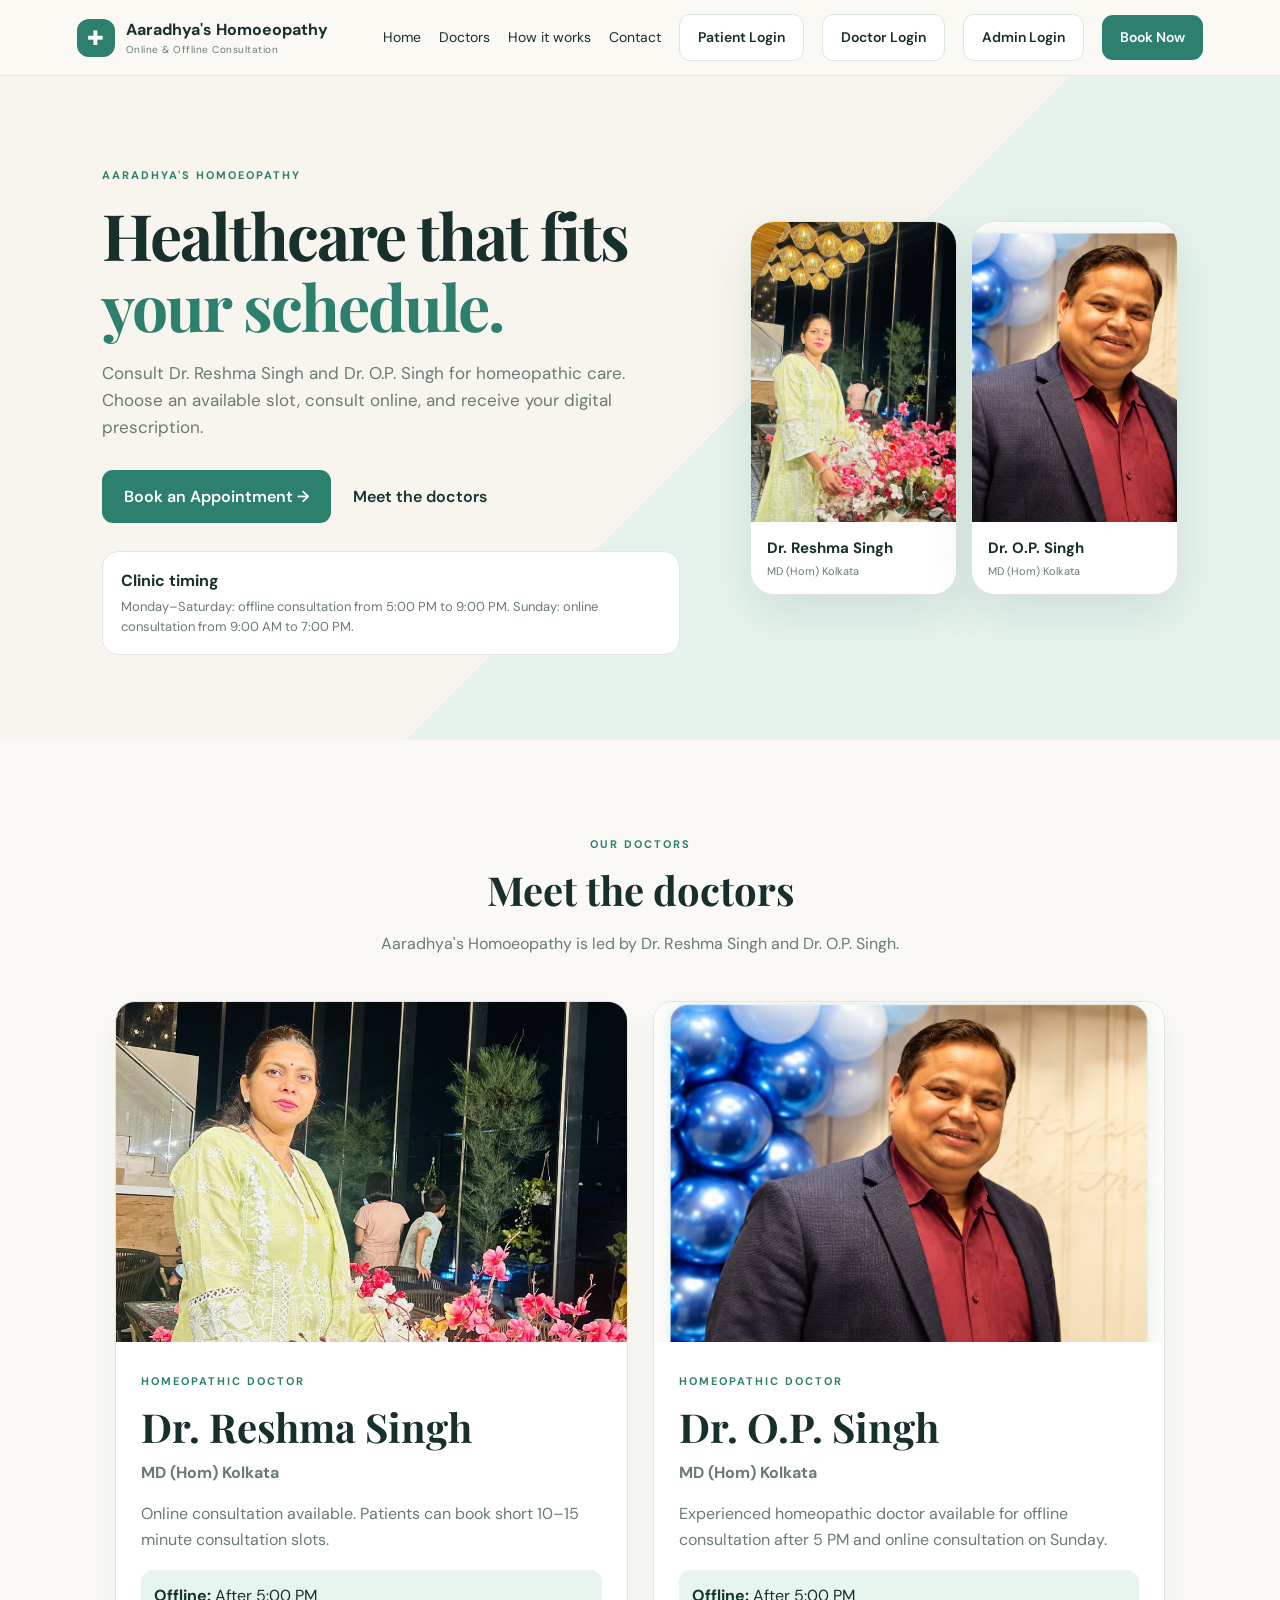
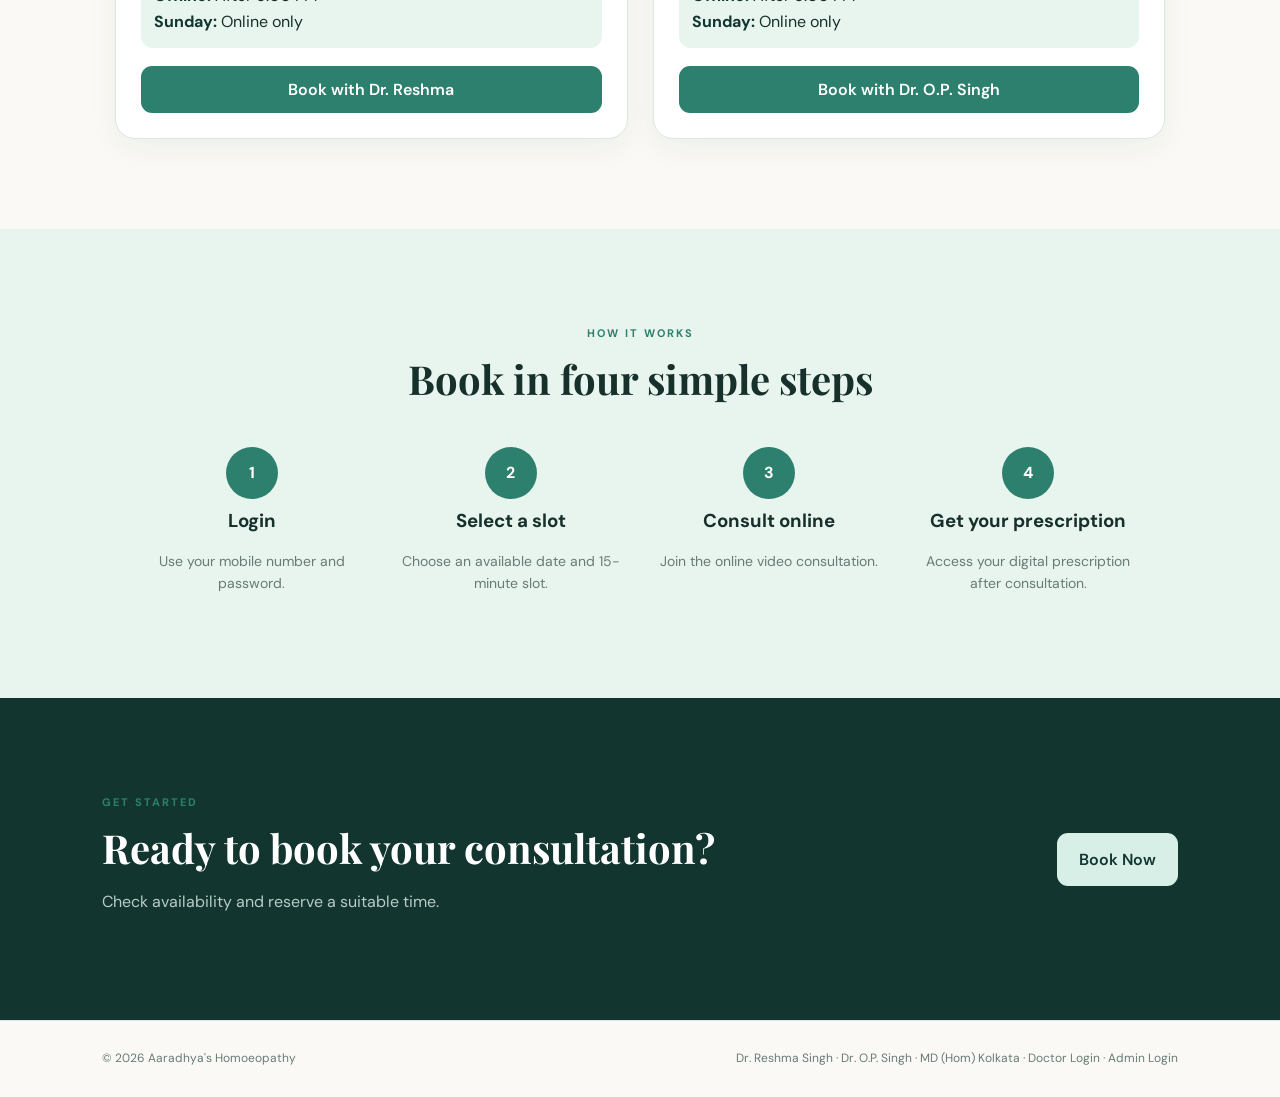
<file: index.html>
<!doctype html><html lang="en"><head><meta charset="utf-8"><meta name="viewport" content="width=device-width,initial-scale=1"><title>Aaradhya's Homoeopathy | Dr. Reshma Singh & Dr. O.P. Singh</title><link rel="stylesheet" href="css/style.css"></head><body><header class="topbar"><a class="brand" href="#home"><span class="brand-mark">✚</span><div><strong>Aaradhya's Homoeopathy</strong><small>Online & Offline Consultation</small></div></a><nav><a href="#home">Home</a><a href="#doctors">Doctors</a><a href="#how">How it works</a><a href="#contact">Contact</a><a class="btn btn-outline" href="pages/login.html">Patient Login</a><a class="btn btn-outline" href="pages/doctor-login.html">Doctor Login</a><a class="btn btn-outline" href="pages/admin-login.html">Admin Login</a><a class="btn btn-primary" href="pages/booking.html">Book Now</a></nav></header><main><section id="home" class="hero"><div class="hero-copy"><span class="eyebrow">AARADHYA'S HOMOEOPATHY</span><h1>Healthcare that fits<br><span>your schedule.</span></h1><p>Consult Dr. Reshma Singh and Dr. O.P. Singh for homeopathic care. Choose an available slot, consult online, and receive your digital prescription.</p><div class="hero-actions"><a class="btn btn-primary btn-lg" href="pages/booking.html">Book an Appointment →</a><a class="text-link" href="#doctors">Meet the doctors</a></div><div class="schedule-banner"><b>Clinic timing</b><span>Monday–Saturday: offline consultation from 5:00 PM to 9:00 PM. Sunday: online consultation from 9:00 AM to 7:00 PM.</span></div></div><div class="doctor-duo">
<a class="duo-card" href="pages/booking.html?doctor=reshma" aria-label="Book an appointment with Dr. Reshma Singh"><img src="images/Dr-Reshma-Singh.jpeg" alt="Dr. Reshma Singh" class="duo-photo"><div class="duo-info"><b>Dr. Reshma Singh</b><small>MD (Hom) Kolkata</small></div></a>
<a class="duo-card" href="pages/booking.html?doctor=op" aria-label="Book an appointment with Dr. O.P. Singh"><img src="images/Dr-O-P-Singh.jpg?v=2" alt="Dr. O.P. Singh" class="duo-photo"><div class="duo-info"><b>Dr. O.P. Singh</b><small>MD (Hom) Kolkata</small></div></a>
</div></section><section id="doctors" class="section"><div class="section-head"><span class="eyebrow">OUR DOCTORS</span><h2>Meet the doctors</h2><p>Aaradhya's Homoeopathy is led by Dr. Reshma Singh and Dr. O.P. Singh.</p></div><div class="doctor-grid"><article class="doctor-profile panel"><img src="images/Dr-Reshma-Singh.jpeg" alt="Dr. Reshma Singh" class="profile-photo"><div class="profile-body"><span class="eyebrow">HOMEOPATHIC DOCTOR</span><h2>Dr. Reshma Singh</h2><p class="credential">MD (Hom) Kolkata</p><p>Online consultation available. Patients can book short 10–15 minute consultation slots.</p><div class="profile-timing"><b>Offline:</b> <span>After 5:00 PM</span><br><b>Sunday:</b> <span>Online only</span></div><a class="btn btn-primary full" href="pages/booking.html?doctor=reshma">Book with Dr. Reshma</a></div></article><article class="doctor-profile panel"><img src="images/Dr-O-P-Singh.jpg?v=2" alt="Dr. O.P. Singh" class="profile-photo"><div class="profile-body"><span class="eyebrow">HOMEOPATHIC DOCTOR</span><h2>Dr. O.P. Singh</h2><p class="credential">MD (Hom) Kolkata</p><p>Experienced homeopathic doctor available for offline consultation after 5 PM and online consultation on Sunday.</p><div class="profile-timing"><b>Offline:</b> <span>After 5:00 PM</span><br><b>Sunday:</b> <span>Online only</span></div><a class="btn btn-primary full" href="pages/booking.html?doctor=op">Book with Dr. O.P. Singh</a></div></article></div></section><section id="how" class="section soft"><div class="section-head"><span class="eyebrow">HOW IT WORKS</span><h2>Book in four simple steps</h2></div><div class="steps"><div><i>1</i><h3>Login</h3><p>Use your mobile number and password.</p></div><div><i>2</i><h3>Select a slot</h3><p>Choose an available date and 15-minute slot.</p></div><div><i>3</i><h3>Consult online</h3><p>Join the online video consultation.</p></div><div><i>4</i><h3>Get your prescription</h3><p>Access your digital prescription after consultation.</p></div></div></section><section id="contact" class="section contact"><div><span class="eyebrow">GET STARTED</span><h2>Ready to book your consultation?</h2><p>Check availability and reserve a suitable time.</p></div><a class="btn btn-lg" href="pages/booking.html">Book Now</a></section></main><footer><div>© 2026 Aaradhya's Homoeopathy</div><div>Dr. Reshma Singh · Dr. O.P. Singh · MD (Hom) Kolkata · <a href="pages/doctor-login.html">Doctor Login</a> · <a href="pages/admin-login.html">Admin Login</a></div></footer><script src="js/app.js"></script></body></html>
</file>
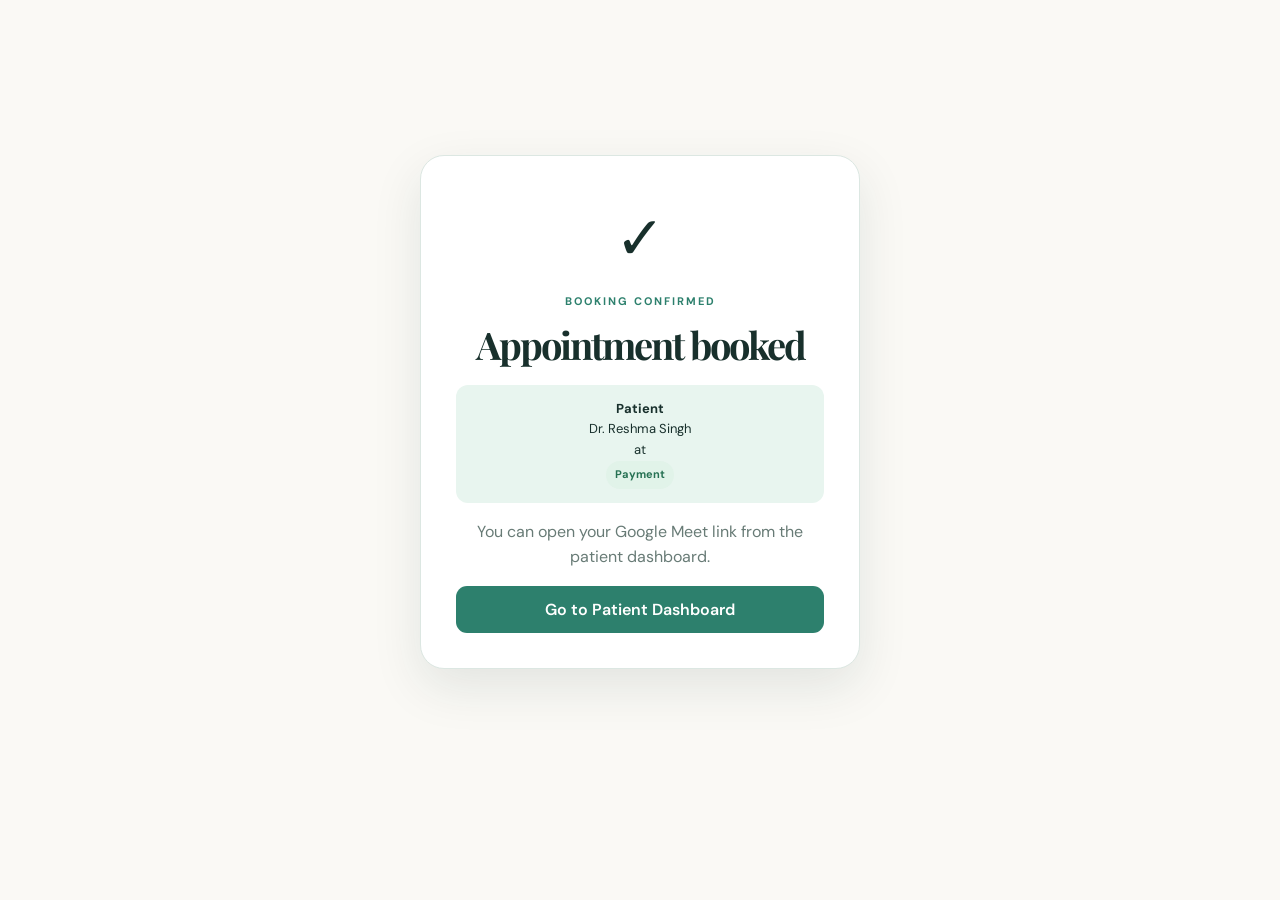
<file: pages/confirmation.html>
<!doctype html><html><head><meta charset="utf-8"><meta name="viewport" content="width=device-width,initial-scale=1"><title>Appointment Confirmed</title><link rel="stylesheet" href="../css/style.css"></head><body><main class="login-wrap"><div class="login-card center"><div style="font-size:60px">✓</div><span class="eyebrow">BOOKING CONFIRMED</span><h1>Appointment booked</h1><div id="d" class="notice"></div><p style="color:var(--muted)">You can open your Google Meet link from the patient dashboard.</p><a class="btn btn-primary full" href="patient-dashboard.html">Go to Patient Dashboard</a></div></main><script>const a=JSON.parse(localStorage.getItem('appointment')||'{}');const doctorName=a.doctor==='op'?'Dr. O.P. Singh':'Dr. Reshma Singh';document.getElementById('d').innerHTML='<b>'+(a.name||'Patient')+'</b><br>'+doctorName+'<br>'+(a.date||'')+' at '+(a.time||'')+'<br><span class="badge green">'+(a.payment||'Payment')+'</span>';</script></body></html>
</file>
<file: css/style.css>
@import url('https://fonts.googleapis.com/css2?family=DM+Sans:wght@400;500;600;700&family=Playfair+Display:wght@600;700&display=swap');
:root{--navy:#12352f;--green:#2d806d;--mint:#e8f5ef;--cream:#faf9f5;--text:#18302c;--muted:#687b76;--line:#dce7e2;--shadow:0 18px 50px rgba(18,53,47,.10)}*{box-sizing:border-box}html{scroll-behavior:smooth}body{margin:0;font-family:'DM Sans',sans-serif;color:var(--text);background:var(--cream);line-height:1.6}a{text-decoration:none;color:inherit}.topbar{min-height:76px;padding:0 6%;display:flex;align-items:center;justify-content:space-between;background:#faf9f5ee;border-bottom:1px solid var(--line);position:sticky;top:0;z-index:20}.brand{display:flex;gap:11px;align-items:center}.brand-mark{width:38px;height:38px;border-radius:12px;background:var(--green);color:#fff;display:grid;place-items:center;font-size:20px}.brand small{display:block;color:var(--muted);font-size:10px;letter-spacing:.5px}.topbar nav{display:flex;align-items:center;gap:18px;font-size:14px}.btn{display:inline-flex;justify-content:center;align-items:center;border-radius:11px;padding:11px 18px;font-weight:600;border:0;cursor:pointer;font-family:inherit}.btn-primary{background:var(--green);color:#fff}.btn-dark{background:var(--navy);color:#fff}.btn-outline{border:1px solid var(--line);background:#fff}.btn-lg{padding:14px 22px}.full{width:100%}.hero{min-height:650px;padding:85px 8%;display:grid;grid-template-columns:1.25fr .75fr;gap:70px;align-items:center;background:linear-gradient(135deg,#f7f5ee 55%,#e6f3ed 55%)}.eyebrow{font-size:11px;letter-spacing:2px;font-weight:700;color:var(--green)}h1,h2{font-family:'Playfair Display',serif;line-height:1.12;margin:12px 0 18px}h1{font-size:64px;letter-spacing:-2px}h1 span{color:var(--green)}h2{font-size:40px}h3{margin:7px 0 6px}.hero-copy>p{font-size:17px;max-width:650px;color:var(--muted)}.hero-actions{display:flex;gap:22px;align-items:center;margin:28px 0}.text-link{font-weight:600;color:var(--navy)}.trust-row{display:flex;gap:20px;color:var(--muted);font-size:13px}.doctor-card{background:#fff;padding:32px;border-radius:28px;box-shadow:var(--shadow);max-width:380px;margin:auto;width:100%;text-align:center}.doctor-photo{height:210px;border-radius:22px;background:linear-gradient(135deg,#b9d8ca,#6ea994);display:grid;place-items:center;color:#fff;font:700 72px 'Playfair Display';margin-bottom:20px}.status-dot{color:#27805f;font-size:13px;font-weight:600}.doctor-card h2{font-size:30px;margin:8px 0}.doctor-card p{color:var(--muted);margin:0 0 12px}.rating{font-size:14px;color:#d49c31;margin-bottom:22px}.rating span{color:var(--muted);margin-left:5px}.section{padding:90px 8%}.section-head{text-align:center;max-width:700px;margin:0 auto 45px}.section-head p{color:var(--muted)}.cards{display:grid;gap:18px}.four{grid-template-columns:repeat(4,1fr)}.info-card{background:#fff;border:1px solid var(--line);border-radius:20px;padding:25px}.info-card>b{color:var(--green);font-size:12px}.info-card p,.steps p{color:var(--muted);font-size:14px}.soft{background:var(--mint)}.steps{display:grid;grid-template-columns:repeat(4,1fr);gap:35px;text-align:center;max-width:1000px;margin:auto}.steps i{width:52px;height:52px;border-radius:50%;background:var(--green);color:#fff;display:grid;place-items:center;font-style:normal;font-weight:700;margin:auto}.contact{background:var(--navy);color:#fff;display:flex;align-items:center;justify-content:space-between}.contact p{color:#b9cbc6}.contact .btn{background:#d7efe6;color:var(--navy)}footer{padding:28px 8%;display:flex;justify-content:space-between;color:var(--muted);font-size:12px;border-top:1px solid var(--line)}.page{max-width:1180px;margin:auto;padding:45px 6%}.page-title{margin-bottom:30px}.page-title h1{font-size:44px}.panel{background:#fff;border:1px solid var(--line);border-radius:20px;padding:25px;box-shadow:0 10px 30px rgba(18,53,47,.05)}.grid-2{display:grid;grid-template-columns:1fr 1fr;gap:22px}.form-group{margin-bottom:18px}.form-group label{display:block;font-size:13px;font-weight:600;margin-bottom:7px}.form-group input,.form-group select,.form-group textarea{width:100%;padding:13px;border:1px solid var(--line);border-radius:10px;font:inherit;background:#fff}.slot-grid{display:grid;grid-template-columns:repeat(4,1fr);gap:10px;margin:15px 0}.slot{padding:12px;border:1px solid var(--line);border-radius:10px;background:#fff;cursor:pointer;text-align:center}.slot:hover,.slot.selected{background:var(--mint);border-color:var(--green);color:var(--green);font-weight:700}.slot.booked{background:#f3f3f3;color:#aaa;cursor:not-allowed;text-decoration:line-through}.date-row{display:flex;gap:10px;overflow:auto;margin-bottom:20px}.date-btn{min-width:90px;padding:12px;border:1px solid var(--line);background:#fff;border-radius:12px;cursor:pointer;text-align:center}.date-btn.active{background:var(--navy);color:#fff}.date-btn small,.date-btn b{display:block}.badge{display:inline-block;padding:5px 9px;border-radius:20px;font-size:11px;font-weight:700}.badge.green{background:#e1f3e9;color:#267153}.badge.yellow{background:#fff3d8;color:#9a711f}.badge.gray{background:#eee;color:#666}.dashboard-grid{display:grid;grid-template-columns:repeat(4,1fr);gap:15px;margin-bottom:25px}.stat{background:#fff;border:1px solid var(--line);border-radius:18px;padding:20px}.stat small{color:var(--muted)}.stat strong{display:block;font-size:28px;margin-top:6px}.table{width:100%;border-collapse:collapse}.table th,.table td{text-align:left;padding:14px;border-bottom:1px solid var(--line);font-size:13px}.table th{color:var(--muted);font-size:11px;text-transform:uppercase;letter-spacing:.6px}.login-wrap{min-height:calc(100vh - 76px);display:grid;place-items:center;padding:30px}.login-card{width:min(440px,100%);background:#fff;border:1px solid var(--line);padding:35px;border-radius:24px;box-shadow:var(--shadow)}.login-card h1{font-size:38px}.center{text-align:center}.notice{padding:14px;border-radius:12px;background:var(--mint);font-size:13px;margin:15px 0}.rx{border-left:4px solid var(--green);background:#f8fbf9;padding:18px;border-radius:12px;margin:12px 0}.medicine-row{display:flex;justify-content:space-between;gap:15px;padding:12px 0;border-bottom:1px solid var(--line)}.meet{background:#172522;color:#fff;border-radius:20px;padding:45px;text-align:center}.lang-toggle{display:flex;gap:6px;align-items:center}.lang-btn{padding:7px 10px;border:1px solid var(--line);background:#fff;border-radius:9px;cursor:pointer;font:600 12px 'DM Sans',sans-serif}.lang-btn.active{background:var(--navy);color:#fff}@media(max-width:850px){.topbar{padding:15px 5%;gap:12px}.topbar nav>a:not(.btn){display:none}.hero{grid-template-columns:1fr;padding:55px 6%;background:#f7f5ee}.hero h1{font-size:48px}.four,.steps,.dashboard-grid{grid-template-columns:1fr 1fr}.grid-2{grid-template-columns:1fr}.contact{display:block}.contact .btn{margin-top:15px}footer{display:block}.slot-grid{grid-template-columns:repeat(2,1fr)}}@media(max-width:500px){.four,.steps,.dashboard-grid{grid-template-columns:1fr}.hero-actions,.trust-row{flex-direction:column;align-items:flex-start}.section{padding:65px 6%}.topbar nav{gap:8px}}.schedule-banner{margin-top:25px;background:#fff;border:1px solid var(--line);border-radius:16px;padding:16px 18px;display:grid;gap:3px;max-width:650px}.schedule-banner span{color:var(--muted);font-size:13px}.doctor-hero{width:100%;max-width:440px;margin:auto}.hero-photo{width:100%;height:470px;object-fit:cover;border-radius:28px;box-shadow:var(--shadow);display:block}.doctor-card-mini{margin:-45px 18px 0;background:#fff;border-radius:16px;padding:15px 18px;position:relative;z-index:2;display:flex;justify-content:space-between;align-items:center;box-shadow:var(--shadow)}.doctor-card-mini small{display:block;color:var(--muted);font-size:11px;margin-top:2px}.doctor-card-mini .status-dot{font-size:12px}.doctor-grid{display:grid;grid-template-columns:1fr 1fr;gap:25px;max-width:1050px;margin:auto}.doctor-profile{padding:0;overflow:hidden}.profile-photo{width:100%;height:340px;display:block;object-fit:cover}.profile-body{padding:25px}.credential{color:var(--green);font-weight:700;margin-top:-8px}.profile-body p{color:var(--muted)}.profile-timing{background:var(--mint);padding:13px;border-radius:12px;margin:18px 0}.profile-timing b{color:var(--navy)}@media(max-width:850px){.doctor-grid{grid-template-columns:1fr}.hero-photo{height:400px}}.doctor-hero{position:relative}.hero-slide{position:absolute;inset:0;opacity:0;visibility:hidden;transition:opacity .8s ease,visibility .8s ease}.hero-slide.active{position:relative;opacity:1;visibility:visible}.hero-slide .hero-photo{transition:transform .8s ease,filter .8s ease;filter:contrast(1.04) saturate(1.03)}.hero-slide.active .hero-photo{transform:scale(1.01)}.op-photo{object-position:center 34%}.carousel-dots{position:absolute;left:50%;bottom:68px;transform:translateX(-50%);display:flex;gap:7px;z-index:5}.carousel-dot{width:9px;height:9px;border:0;border-radius:50%;padding:0;background:#fff;opacity:.55;box-shadow:0 1px 4px rgba(0,0,0,.25);cursor:pointer}.carousel-dot.active{opacity:1;transform:scale(1.15)}@media(max-width:850px){.carousel-dots{bottom:62px}}.doctor-duo{display:grid;grid-template-columns:1fr 1fr;gap:14px;max-width:520px;margin:auto}.duo-card{background:#fff;border:1px solid var(--line);border-radius:24px;overflow:hidden;box-shadow:var(--shadow)}.duo-photo{width:100%;height:300px;object-fit:cover;object-position:center;display:block}.duo-info{padding:14px 16px}.duo-info b{display:block;font-size:15px}.duo-info small{color:var(--muted);font-size:11px;display:block;margin-top:3px}@media(max-width:850px){.doctor-duo{max-width:600px}.duo-photo{height:260px}}@media(max-width:500px){.doctor-duo{grid-template-columns:1fr 1fr;gap:8px}.duo-card{border-radius:18px}.duo-photo{height:220px}.duo-info{padding:10px}.duo-info b{font-size:12px}.duo-info small{font-size:9px}}

/* =========================================================
   Responsive layout
   Mobile • Tablet • Laptop • Large screens
   ========================================================= */

html{overflow-x:hidden}
body{overflow-x:hidden;min-width:0}
img{max-width:100%;height:auto}
button,input,select,textarea{max-width:100%}
textarea{resize:vertical}
.topbar{width:100%;gap:18px}
.topbar nav{flex-wrap:wrap;justify-content:flex-end}
.brand{min-width:0}
.brand>div{min-width:0}
.brand strong{display:block;white-space:nowrap;overflow:hidden;text-overflow:ellipsis;max-width:280px}

.hero{grid-template-columns:minmax(0,1.15fr) minmax(320px,.85fr)}
.hero-copy{min-width:0}
.hero-copy>p{max-width:100%}
.doctor-duo{min-width:0}
.duo-card{min-width:0}
.duo-photo{width:100%;max-width:100%}

.section,.page{width:100%;max-width:1280px;margin-left:auto;margin-right:auto}
.grid-2,.doctor-grid,.dashboard-grid,.steps,.four{min-width:0}
.grid-2>*,.doctor-grid>*{min-width:0}

.table-wrap{width:100%;overflow-x:auto;-webkit-overflow-scrolling:touch}
.table{min-width:700px}

@media (max-width:1100px){
  .topbar{padding-left:4%;padding-right:4%}
  .topbar nav{gap:10px;font-size:13px}
  .hero{grid-template-columns:1fr 1fr;gap:35px;padding:65px 6%}
  .hero h1{font-size:clamp(46px,5.5vw,60px)}
  .section{padding-left:6%;padding-right:6%}
  .dashboard-grid{grid-template-columns:repeat(2,minmax(0,1fr))}
  .four,.steps{grid-template-columns:repeat(2,minmax(0,1fr))}
  .doctor-grid{grid-template-columns:1fr 1fr}
}

@media (max-width:850px){
  .topbar{position:sticky;top:0;align-items:flex-start;padding:12px 5%}
  .topbar nav{width:100%;justify-content:flex-end}
  .topbar nav .btn{padding:9px 12px;font-size:12px}
  .brand strong{max-width:210px}

  .hero{grid-template-columns:1fr;padding:50px 6%;gap:35px;background:#f7f5ee}
  .hero h1{font-size:clamp(42px,9vw,52px);letter-spacing:-1.5px}
  .hero-copy>p{font-size:16px}
  .hero-actions{flex-wrap:wrap;gap:12px}

  .doctor-duo{max-width:640px}
  .duo-photo{height:280px}

  .section{padding-top:65px;padding-bottom:65px}
  .section-head h2{font-size:clamp(32px,7vw,40px)}
  .doctor-grid{grid-template-columns:1fr}
  .doctor-profile .profile-photo{height:330px}
  .grid-2{grid-template-columns:1fr}
  .dashboard-grid{grid-template-columns:repeat(2,minmax(0,1fr))}
  .four,.steps{grid-template-columns:repeat(2,minmax(0,1fr))}
  .contact{gap:20px}
  .page-title h1{font-size:clamp(36px,7vw,44px)}
  .panel{width:100%;overflow:hidden}

  /* Keep appointment/dashboard tables usable without breaking the page width. */
  .panel:has(.table){overflow-x:auto}
  .panel .table{min-width:760px}
  .slot-grid{grid-template-columns:repeat(3,minmax(0,1fr))}
  .date-btn{min-width:86px}
}

@media (max-width:650px){
  .topbar{align-items:center}
  .topbar nav{justify-content:flex-end;gap:6px}
  .topbar nav .btn{padding:8px 10px;font-size:11px;border-radius:9px}
  .brand small{font-size:9px}
  .brand-mark{width:34px;height:34px;border-radius:10px;font-size:18px}
  .brand strong{font-size:13px;max-width:170px}

  .hero{padding:40px 5%;gap:28px}
  .hero h1{font-size:clamp(38px,10vw,46px)}
  .hero-actions{align-items:stretch;flex-direction:column}
  .hero-actions .btn,.hero-actions .text-link{width:100%;text-align:center}

  .doctor-duo{grid-template-columns:1fr 1fr;gap:10px}
  .duo-photo{height:235px}
  .duo-info{padding:11px 12px}
  .duo-info b{font-size:12px}
  .duo-info small{font-size:9px}

  .section,.page{padding-left:5%;padding-right:5%}
  .page{padding-top:30px}
  .panel{padding:18px;border-radius:16px}
  .dashboard-grid{grid-template-columns:1fr 1fr;gap:10px}
  .stat{padding:15px}
  .stat strong{font-size:23px}

  .four,.steps{grid-template-columns:1fr}
  .doctor-profile .profile-photo{height:290px}
  .slot-grid{grid-template-columns:repeat(2,minmax(0,1fr));gap:8px}
  .slot{padding:11px 8px;font-size:13px}
  .date-row{gap:7px}
  .date-btn{min-width:82px;padding:10px 8px}

  .form-group input,.form-group select,.form-group textarea{font-size:16px}
  .login-wrap{padding:18px 12px}
  .login-card{padding:24px 18px;border-radius:18px}
  .login-card h1{font-size:32px}
  .contact{display:flex;flex-direction:column;align-items:flex-start}
  footer{padding:24px 5%;line-height:1.8}
  footer>div+div{margin-top:8px}
}

@media (max-width:480px){
  .topbar{flex-wrap:wrap}
  .topbar nav{width:100%;justify-content:center}
  .topbar nav .btn{font-size:11px;padding:8px 9px}
  .brand{width:100%}
  .brand strong{max-width:none}

  .doctor-duo{grid-template-columns:1fr}
  .duo-photo{height:310px}

  .dashboard-grid{grid-template-columns:1fr}
  .stat strong{font-size:25px}
  .slot-grid{grid-template-columns:1fr 1fr}
  .panel .table{min-width:680px}
  .notice{font-size:12px}
  .btn{padding:10px 14px}
}

@media (min-width:1400px){
  .hero{padding-left:7%;padding-right:7%}
  .section{padding-left:7%;padding-right:7%}
}
</file>
